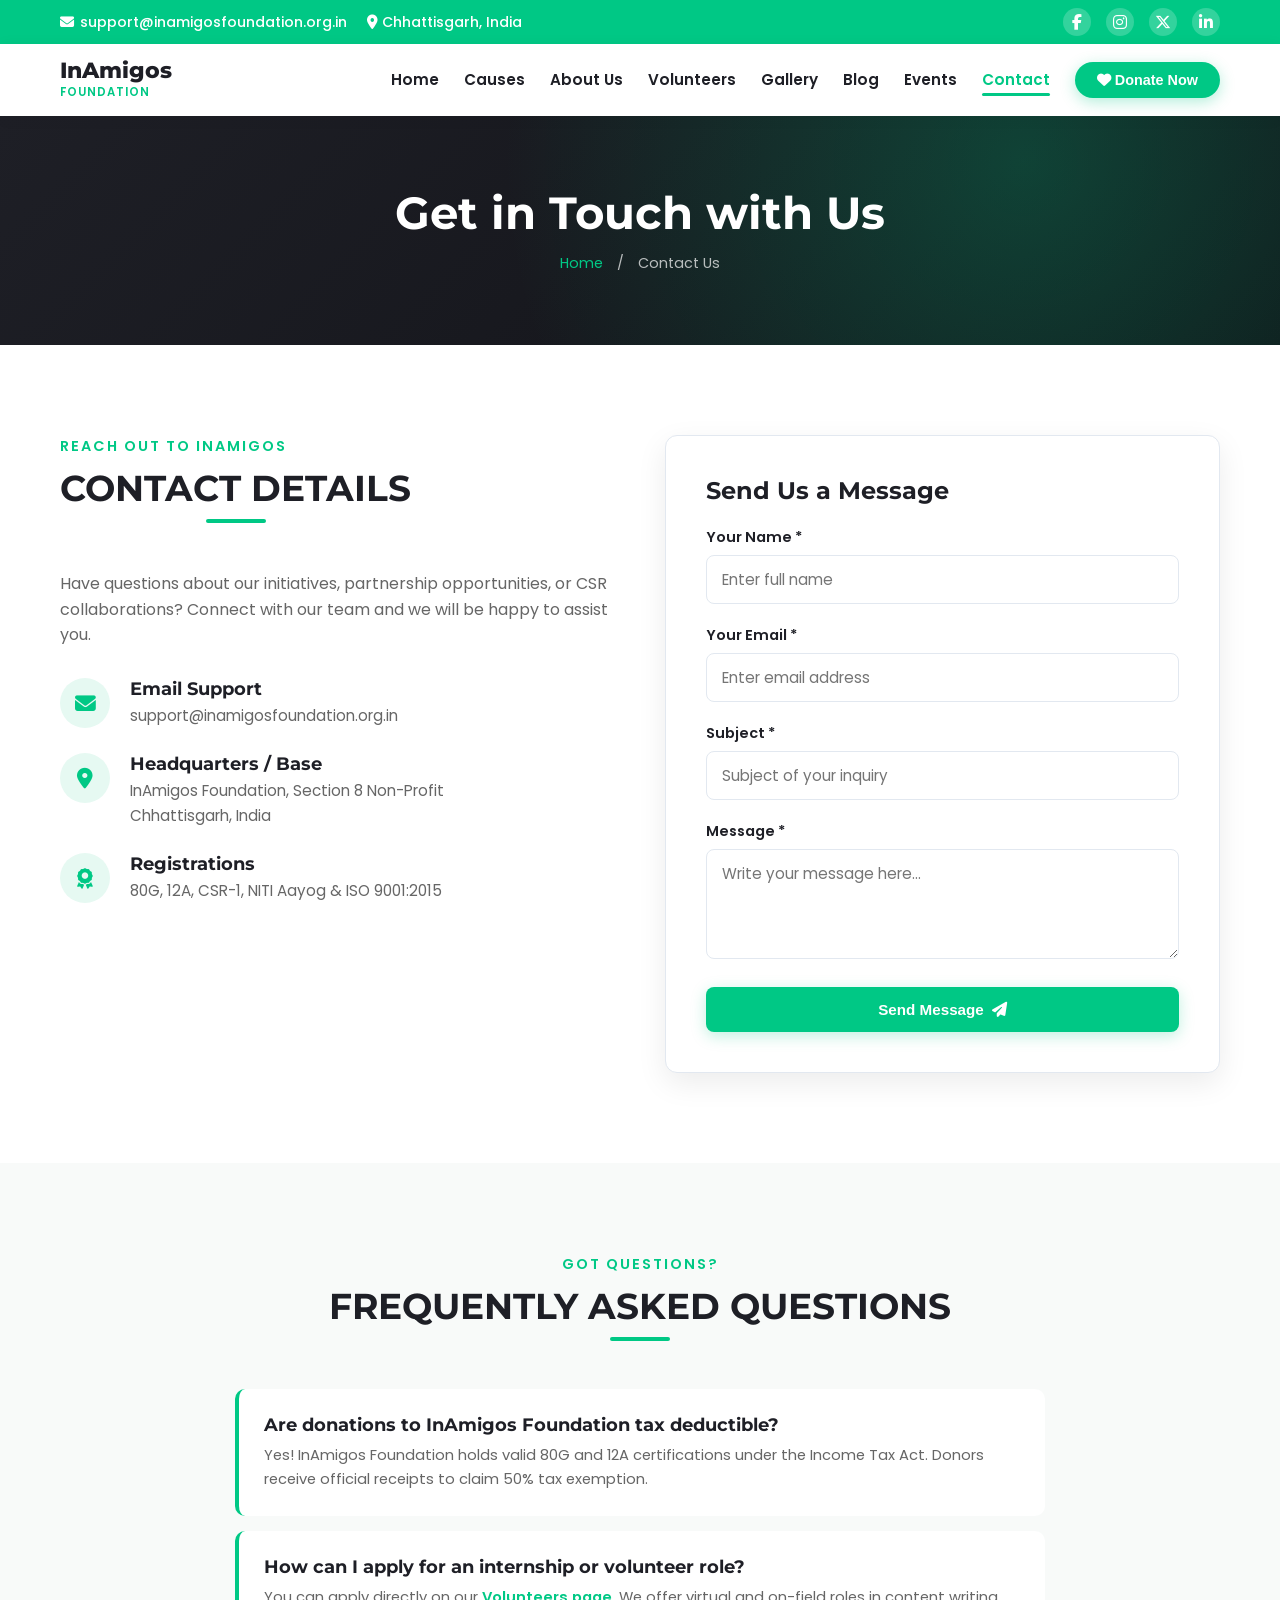
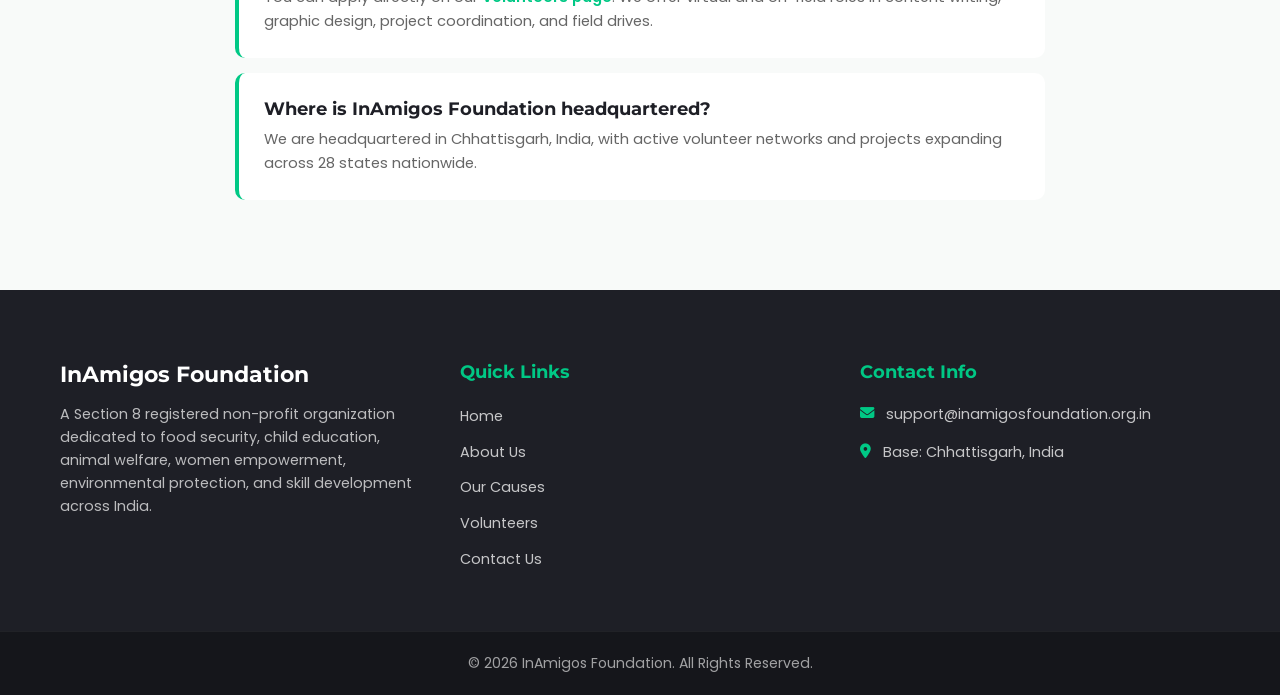
<file: contact.html>
<!DOCTYPE html>
<html lang="en">
<head>
    <meta charset="UTF-8">
    <meta name="viewport" content="width=device-width, initial-scale=1.0">
    <title>Contact Us - InAmigos Foundation</title>
    <!-- Google Fonts -->
    <link rel="preconnect" href="https://fonts.googleapis.com">
    <link rel="preconnect" href="https://fonts.gstatic.com" crossorigin>
    <link href="https://fonts.googleapis.com/css2?family=Montserrat:wght@500;600;700;800&family=Poppins:wght@300;400;500;600;700&display=swap" rel="stylesheet">
    <!-- Font Awesome Icons -->
    <link rel="stylesheet" href="https://cdnjs.cloudflare.com/ajax/libs/font-awesome/6.4.0/css/all.min.css">
    <!-- Custom CSS -->
    <link rel="stylesheet" href="css/style.css">
</head>
<body>

    <!-- Top Header -->
    <div class="top-header">
        <div class="container">
            <div class="header-info">
                <a href="mailto:support@inamigosfoundation.org.in"><i class="fa-solid fa-envelope"></i> support@inamigosfoundation.org.in</a>
                <span><i class="fa-solid fa-location-dot"></i> Chhattisgarh, India</span>
            </div>
            <div class="social-links">
                <a href="https://www.facebook.com/inamigos.inamigos" target="_blank"><i class="fa-brands fa-facebook-f"></i></a>
                <a href="https://www.instagram.com/inamigos/" target="_blank"><i class="fa-brands fa-instagram"></i></a>
                <a href="https://twitter.com" target="_blank"><i class="fa-brands fa-x-twitter"></i></a>
                <a href="https://linkedin.com" target="_blank"><i class="fa-brands fa-linkedin-in"></i></a>
            </div>
        </div>
    </div>

    <!-- Main Navbar -->
    <nav class="navbar">
        <div class="container">
            <a href="index.html" class="logo">
                <div class="logo-text">
                    <span class="brand-name">InAmigos</span>
                    <span class="brand-sub">FOUNDATION</span>
                </div>
            </a>
            <ul class="nav-menu" id="navMenu">
                <li><a href="index.html" class="nav-link">Home</a></li>
                <li><a href="causes.html" class="nav-link">Causes</a></li>
                <li><a href="about.html" class="nav-link">About Us</a></li>
                <li><a href="volunteers.html" class="nav-link">Volunteers</a></li>
                <li><a href="gallery.html" class="nav-link">Gallery</a></li>
                <li><a href="blog.html" class="nav-link">Blog</a></li>
                <li><a href="events.html" class="nav-link">Events</a></li>
                <li><a href="contact.html" class="nav-link active">Contact</a></li>
                <li><button class="nav-btn" data-modal="donateModal"><i class="fa-solid fa-heart"></i> Donate Now</button></li>
            </ul>
            <div class="mobile-toggle" id="mobileToggle"><i class="fa-solid fa-bars"></i></div>
        </div>
    </nav>

    <!-- Page Header Banner -->
    <header class="page-header">
        <div class="container">
            <h1>Get in Touch with Us</h1>
            <div class="breadcrumb">
                <a href="index.html">Home</a> &nbsp;/&nbsp; <span>Contact Us</span>
            </div>
        </div>
    </header>

    <!-- Contact & Info Section -->
    <section class="section-padding">
        <div class="container">
            <div style="display: grid; grid-template-columns: 1fr 1fr; gap: 50px;">
                <!-- Contact Info -->
                <div data-animate>
                    <div class="section-title" style="text-align: left;">
                        <span class="subtitle">Reach Out to InAmigos</span>
                        <h2>CONTACT DETAILS</h2>
                    </div>
                    <p style="color: var(--text-muted); margin-bottom: 30px;">Have questions about our initiatives, partnership opportunities, or CSR collaborations? Connect with our team and we will be happy to assist you.</p>

                    <div style="display: flex; flex-direction: column; gap: 25px;">
                        <div style="display: flex; gap: 20px; align-items: flex-start;">
                            <div style="width: 50px; height: 50px; border-radius: 50%; background: var(--primary-light); color: var(--primary-color); display: flex; align-items: center; justify-content: center; font-size: 1.3rem; flex-shrink: 0;"><i class="fa-solid fa-envelope"></i></div>
                            <div>
                                <h4 style="font-size: 1.1rem; margin-bottom: 4px;">Email Support</h4>
                                <p style="color: var(--text-muted); font-size: 0.95rem;">support@inamigosfoundation.org.in</p>
                            </div>
                        </div>

                        <div style="display: flex; gap: 20px; align-items: flex-start;">
                            <div style="width: 50px; height: 50px; border-radius: 50%; background: var(--primary-light); color: var(--primary-color); display: flex; align-items: center; justify-content: center; font-size: 1.3rem; flex-shrink: 0;"><i class="fa-solid fa-location-dot"></i></div>
                            <div>
                                <h4 style="font-size: 1.1rem; margin-bottom: 4px;">Headquarters / Base</h4>
                                <p style="color: var(--text-muted); font-size: 0.95rem;">InAmigos Foundation, Section 8 Non-Profit<br>Chhattisgarh, India</p>
                            </div>
                        </div>

                        <div style="display: flex; gap: 20px; align-items: flex-start;">
                            <div style="width: 50px; height: 50px; border-radius: 50%; background: var(--primary-light); color: var(--primary-color); display: flex; align-items: center; justify-content: center; font-size: 1.3rem; flex-shrink: 0;"><i class="fa-solid fa-award"></i></div>
                            <div>
                                <h4 style="font-size: 1.1rem; margin-bottom: 4px;">Registrations</h4>
                                <p style="color: var(--text-muted); font-size: 0.95rem;">80G, 12A, CSR-1, NITI Aayog & ISO 9001:2015</p>
                            </div>
                        </div>
                    </div>
                </div>

                <!-- Contact Form -->
                <div style="background: var(--bg-white); padding: 40px; border-radius: var(--border-radius); box-shadow: var(--card-shadow); border: 1px solid var(--border-color);" data-animate>
                    <h3 style="font-size: 1.5rem; margin-bottom: 20px; color: var(--secondary-color);">Send Us a Message</h3>
                    <form class="ajax-form">
                        <div class="form-group">
                            <label>Your Name *</label>
                            <input type="text" class="form-control" placeholder="Enter full name" required>
                        </div>
                        <div class="form-group">
                            <label>Your Email *</label>
                            <input type="email" class="form-control" placeholder="Enter email address" required>
                        </div>
                        <div class="form-group">
                            <label>Subject *</label>
                            <input type="text" class="form-control" placeholder="Subject of your inquiry" required>
                        </div>
                        <div class="form-group">
                            <label>Message *</label>
                            <textarea class="form-control" placeholder="Write your message here..." required></textarea>
                        </div>
                        <button type="submit" class="btn btn-primary" style="width: 100%;">Send Message <i class="fa-solid fa-paper-plane"></i></button>
                    </form>
                </div>
            </div>
        </div>
    </section>

    <!-- FAQ Section -->
    <section class="gray-bg section-padding">
        <div class="container" style="max-width: 850px;">
            <div class="section-title" data-animate>
                <span class="subtitle">Got Questions?</span>
                <h2>FREQUENTLY ASKED QUESTIONS</h2>
            </div>

            <div style="display: flex; flex-direction: column; gap: 15px;" data-animate>
                <div style="background: var(--bg-white); padding: 25px; border-radius: 10px; border-left: 4px solid var(--primary-color);">
                    <h4 style="font-size: 1.1rem; margin-bottom: 8px;">Are donations to InAmigos Foundation tax deductible?</h4>
                    <p style="color: var(--text-muted); font-size: 0.92rem;">Yes! InAmigos Foundation holds valid 80G and 12A certifications under the Income Tax Act. Donors receive official receipts to claim 50% tax exemption.</p>
                </div>

                <div style="background: var(--bg-white); padding: 25px; border-radius: 10px; border-left: 4px solid var(--primary-color);">
                    <h4 style="font-size: 1.1rem; margin-bottom: 8px;">How can I apply for an internship or volunteer role?</h4>
                    <p style="color: var(--text-muted); font-size: 0.92rem;">You can apply directly on our <a href="volunteers.html" style="color: var(--primary-color); font-weight: 600;">Volunteers page</a>. We offer virtual and on-field roles in content writing, graphic design, project coordination, and field drives.</p>
                </div>

                <div style="background: var(--bg-white); padding: 25px; border-radius: 10px; border-left: 4px solid var(--primary-color);">
                    <h4 style="font-size: 1.1rem; margin-bottom: 8px;">Where is InAmigos Foundation headquartered?</h4>
                    <p style="color: var(--text-muted); font-size: 0.92rem;">We are headquartered in Chhattisgarh, India, with active volunteer networks and projects expanding across 28 states nationwide.</p>
                </div>
            </div>
        </div>
    </section>

    <!-- Footer -->
    <footer class="footer">
        <div class="container">
            <div class="footer-grid">
                <div class="footer-about">
                    <h3>InAmigos Foundation</h3>
                    <p>A Section 8 registered non-profit organization dedicated to food security, child education, animal welfare, women empowerment, environmental protection, and skill development across India.</p>
                </div>
                <div class="footer-col">
                    <h4>Quick Links</h4>
                    <ul class="footer-links">
                        <li><a href="index.html">Home</a></li>
                        <li><a href="about.html">About Us</a></li>
                        <li><a href="causes.html">Our Causes</a></li>
                        <li><a href="volunteers.html">Volunteers</a></li>
                        <li><a href="contact.html">Contact Us</a></li>
                    </ul>
                </div>
                <div class="footer-col">
                    <h4>Contact Info</h4>
                    <ul class="footer-contact">
                        <li><i class="fa-solid fa-envelope"></i> <span>support@inamigosfoundation.org.in</span></li>
                        <li><i class="fa-solid fa-location-dot"></i> <span>Base: Chhattisgarh, India</span></li>
                    </ul>
                </div>
            </div>
        </div>
        <div class="copyright-bar">
            <div class="container"><p>&copy; 2026 InAmigos Foundation. All Rights Reserved.</p></div>
        </div>
    </footer>

    <!-- Donate Modal -->
    <div class="modal-overlay" id="donateModal">
        <div class="modal-box">
            <button class="modal-close">&times;</button>
            <h3 style="font-size: 1.6rem; color: var(--secondary-color); margin-bottom: 10px;">Support InAmigos Foundation</h3>
            <form class="ajax-form">
                <div class="form-group"><label>Full Name</label><input type="text" class="form-control" required></div>
                <div class="form-group"><label>Email Address</label><input type="email" class="form-control" required></div>
                <div class="form-group"><label>Donation Amount (₹)</label><input type="number" class="form-control" required></div>
                <button type="submit" class="btn btn-primary" style="width: 100%;">Proceed to Donate</button>
            </form>
        </div>
    </div>

    <!-- JS -->
    <script src="js/main.js"></script>
</body>
</html>
</file>
<file: css/style.css>
/* ==========================================================================
   INAMIGOS FOUNDATION - MODERN & RESPONSIVE STYLESHEET
   Colors: Emerald Green (#00C885), Deep Charcoal (#1E1F26), Mint (#00E699)
   ========================================================================== */

:root {
  --primary-color: #00C885;
  --primary-hover: #00a86f;
  --primary-light: #e6f9f2;
  --secondary-color: #1E1F26;
  --secondary-light: #2d2f39;
  --accent-color: #00e699;
  --text-dark: #1a1a1a;
  --text-muted: #666666;
  --text-light: #f4f6f8;
  --bg-light: #f8faf9;
  --bg-white: #ffffff;
  --border-color: #e2e8f0;
  --card-shadow: 0 10px 30px rgba(0, 0, 0, 0.08);
  --card-hover-shadow: 0 20px 40px rgba(0, 200, 133, 0.18);
  --transition-fast: all 0.3s ease;
  --transition-smooth: all 0.5s cubic-bezier(0.25, 0.8, 0.25, 1);
  --font-heading: 'Montserrat', sans-serif;
  --font-body: 'Poppins', sans-serif;
  --border-radius: 12px;
}

/* Base & Reset */
* {
  margin: 0;
  padding: 0;
  box-sizing: border-box;
}

html {
  scroll-behavior: smooth;
  font-size: 16px;
}

body {
  font-family: var(--font-body);
  color: var(--text-dark);
  background-color: var(--bg-white);
  line-height: 1.6;
  overflow-x: hidden;
}

a {
  text-decoration: none;
  color: inherit;
  transition: var(--transition-fast);
}

ul {
  list-style: none;
}

img {
  max-width: 100%;
  height: auto;
  display: block;
}

/* Typography */
h1, h2, h3, h4, h5, h6 {
  font-family: var(--font-heading);
  font-weight: 700;
  line-height: 1.25;
  color: var(--secondary-color);
}

.section-title {
  text-align: center;
  margin-bottom: 3rem;
  position: relative;
}

.section-title span.subtitle {
  color: var(--primary-color);
  font-weight: 600;
  text-transform: uppercase;
  letter-spacing: 2px;
  font-size: 0.9rem;
  display: block;
  margin-bottom: 0.5rem;
}

.section-title h2 {
  font-size: 2.25rem;
  text-transform: uppercase;
  position: relative;
  display: inline-block;
  padding-bottom: 12px;
}

.section-title h2::after {
  content: '';
  position: absolute;
  bottom: 0;
  left: 50%;
  transform: translateX(-50%);
  width: 60px;
  height: 4px;
  background-color: var(--primary-color);
  border-radius: 2px;
}

/* Top Bar Header */
.top-header {
  background-color: var(--primary-color);
  color: var(--bg-white);
  padding: 8px 0;
  font-size: 0.88rem;
  font-weight: 500;
}

.top-header .container {
  display: flex;
  justify-content: space-between;
  align-items: center;
  max-width: 1200px;
  margin: 0 auto;
  padding: 0 20px;
}

.top-header .header-info {
  display: flex;
  gap: 20px;
  align-items: center;
}

.top-header .header-info a {
  color: var(--bg-white);
  display: flex;
  align-items: center;
  gap: 6px;
}

.top-header .header-info a:hover {
  opacity: 0.85;
}

.top-header .social-links {
  display: flex;
  gap: 15px;
}

.top-header .social-links a {
  color: var(--bg-white);
  font-size: 1rem;
  width: 28px;
  height: 28px;
  border-radius: 50%;
  background: rgba(255, 255, 255, 0.2);
  display: flex;
  align-items: center;
  justify-content: center;
  transition: var(--transition-fast);
}

.top-header .social-links a:hover {
  background: var(--secondary-color);
  transform: translateY(-2px);
}

/* Main Navigation Navbar */
.navbar {
  background-color: var(--bg-white);
  box-shadow: 0 2px 15px rgba(0, 0, 0, 0.05);
  position: sticky;
  top: 0;
  z-index: 1000;
  transition: var(--transition-fast);
}

.navbar .container {
  display: flex;
  justify-content: space-between;
  align-items: center;
  max-width: 1200px;
  margin: 0 auto;
  padding: 15px 20px;
}

.navbar .logo {
  display: flex;
  align-items: center;
  gap: 12px;
}

.navbar .logo img {
  height: 48px;
  width: auto;
  object-fit: contain;
}

.navbar .logo-text {
  display: flex;
  flex-direction: column;
}

.navbar .logo-text .brand-name {
  font-family: var(--font-heading);
  font-weight: 800;
  font-size: 1.35rem;
  color: var(--secondary-color);
  line-height: 1.1;
}

.navbar .logo-text .brand-sub {
  font-size: 0.72rem;
  color: var(--primary-color);
  font-weight: 600;
  letter-spacing: 1px;
}

.nav-menu {
  display: flex;
  align-items: center;
  gap: 25px;
}

.nav-link {
  font-weight: 600;
  font-size: 0.95rem;
  color: var(--secondary-color);
  position: relative;
  padding: 6px 0;
}

.nav-link::after {
  content: '';
  position: absolute;
  bottom: 0;
  left: 0;
  width: 0%;
  height: 3px;
  background-color: var(--primary-color);
  transition: var(--transition-fast);
  border-radius: 2px;
}

.nav-link:hover, .nav-link.active {
  color: var(--primary-color);
}

.nav-link:hover::after, .nav-link.active::after {
  width: 100%;
}

.nav-btn {
  background-color: var(--primary-color);
  color: var(--bg-white);
  padding: 10px 22px;
  border-radius: 30px;
  font-weight: 600;
  font-size: 0.9rem;
  box-shadow: 0 4px 15px rgba(0, 200, 133, 0.3);
  transition: var(--transition-fast);
  border: none;
  cursor: pointer;
}

.nav-btn:hover {
  background-color: var(--secondary-color);
  color: var(--bg-white);
  transform: translateY(-2px);
  box-shadow: 0 6px 20px rgba(30, 31, 38, 0.4);
}

.mobile-toggle {
  display: none;
  font-size: 1.5rem;
  color: var(--secondary-color);
  cursor: pointer;
}

/* Button Component */
.btn {
  display: inline-flex;
  align-items: center;
  justify-content: center;
  gap: 8px;
  padding: 12px 28px;
  font-weight: 600;
  border-radius: 8px;
  font-size: 0.95rem;
  cursor: pointer;
  border: 2px solid transparent;
  transition: var(--transition-fast);
  text-align: center;
}

.btn-primary {
  background-color: var(--primary-color);
  color: var(--bg-white);
  box-shadow: 0 4px 15px rgba(0, 200, 133, 0.25);
}

.btn-primary:hover {
  background-color: var(--secondary-color);
  color: var(--bg-white);
  transform: translateY(-3px);
  box-shadow: 0 8px 25px rgba(30, 31, 38, 0.3);
}

.btn-outline {
  border-color: var(--primary-color);
  color: var(--secondary-color);
  background: transparent;
}

.btn-outline:hover {
  background-color: var(--primary-color);
  color: var(--bg-white);
  transform: translateY(-3px);
}

.btn-light {
  background-color: var(--bg-white);
  color: var(--secondary-color);
  box-shadow: 0 4px 15px rgba(0, 0, 0, 0.1);
}

.btn-light:hover {
  background-color: var(--primary-color);
  color: var(--bg-white);
}

/* Container & Layout */
.container {
  max-width: 1200px;
  margin: 0 auto;
  padding: 0 20px;
}

.section-padding {
  padding: 90px 0;
}

.gray-bg {
  background-color: var(--bg-light);
}

/* Hero Section / Banner Slider */
.hero-slider {
  position: relative;
  height: 82vh;
  min-height: 520px;
  background-color: var(--secondary-color);
  overflow: hidden;
}

.slide-item {
  position: absolute;
  top: 0;
  left: 0;
  width: 100%;
  height: 100%;
  opacity: 0;
  visibility: hidden;
  transition: opacity 0.8s ease-in-out, visibility 0.8s ease-in-out;
  background-size: cover;
  background-position: center;
  display: flex;
  align-items: center;
}

.slide-item.active {
  opacity: 1;
  visibility: visible;
}

.slide-overlay {
  position: absolute;
  top: 0;
  left: 0;
  width: 100%;
  height: 100%;
  background: linear-gradient(135deg, rgba(30, 31, 38, 0.85) 0%, rgba(0, 200, 133, 0.45) 100%);
}

.hero-content {
  position: relative;
  z-index: 10;
  color: var(--bg-white);
  max-width: 750px;
  padding: 0 20px;
}

.hero-tag {
  display: inline-block;
  background-color: var(--primary-color);
  color: var(--bg-white);
  padding: 6px 16px;
  border-radius: 20px;
  font-size: 0.85rem;
  font-weight: 700;
  letter-spacing: 1.5px;
  text-transform: uppercase;
  margin-bottom: 15px;
  box-shadow: 0 4px 10px rgba(0, 200, 133, 0.3);
}

.hero-content h1 {
  font-size: 3.2rem;
  color: var(--bg-white);
  margin-bottom: 20px;
  font-weight: 800;
  line-height: 1.15;
}

.hero-content p {
  font-size: 1.15rem;
  margin-bottom: 30px;
  color: rgba(255, 255, 255, 0.9);
  max-width: 650px;
}

.hero-buttons {
  display: flex;
  gap: 15px;
  flex-wrap: wrap;
}

/* Slider Controls */
.slider-arrows {
  position: absolute;
  bottom: 40px;
  right: 50px;
  z-index: 20;
  display: flex;
  gap: 10px;
}

.arrow-btn {
  width: 48px;
  height: 48px;
  border-radius: 50%;
  background: rgba(255, 255, 255, 0.2);
  border: 1px solid rgba(255, 255, 255, 0.4);
  color: var(--bg-white);
  display: flex;
  align-items: center;
  justify-content: center;
  cursor: pointer;
  transition: var(--transition-fast);
  backdrop-filter: blur(5px);
}

.arrow-btn:hover {
  background: var(--primary-color);
  border-color: var(--primary-color);
}

/* CTA Feature Boxes Bar */
.feature-cta-bar {
  margin-top: -60px;
  position: relative;
  z-index: 30;
}

.feature-grid {
  display: grid;
  grid-template-columns: repeat(auto-fit, minmax(300px, 1fr));
  gap: 0;
  border-radius: var(--border-radius);
  overflow: hidden;
  box-shadow: 0 15px 35px rgba(0, 0, 0, 0.12);
}

.feature-card {
  background-color: var(--primary-color);
  color: var(--bg-white);
  padding: 35px 30px;
  text-align: center;
  transition: var(--transition-fast);
  border-right: 1px solid rgba(255, 255, 255, 0.15);
  cursor: pointer;
}

.feature-card:last-child {
  border-right: none;
}

.feature-card:nth-child(2) {
  background-color: #00b377;
}

.feature-card:nth-child(3) {
  background-color: #00a06a;
}

.feature-card:hover {
  background-color: var(--secondary-color);
  transform: translateY(-5px);
}

.feature-card .icon-box {
  font-size: 2.5rem;
  margin-bottom: 15px;
  height: 60px;
  display: flex;
  align-items: center;
  justify-content: center;
}

.feature-card h3 {
  color: var(--bg-white);
  font-size: 1.4rem;
  margin-bottom: 10px;
}

.feature-card p {
  color: rgba(255, 255, 255, 0.9);
  font-size: 0.92rem;
}

/* About Section */
.about-grid {
  display: grid;
  grid-template-columns: 1fr 1fr;
  gap: 50px;
  align-items: center;
}

.about-text h2 {
  font-size: 2.3rem;
  margin-bottom: 20px;
}

.about-text p {
  color: var(--text-muted);
  margin-bottom: 20px;
  font-size: 0.98rem;
  line-height: 1.7;
}

.cert-badges {
  display: flex;
  flex-wrap: wrap;
  gap: 12px;
  margin: 25px 0;
}

.cert-badge {
  background: var(--primary-light);
  color: var(--primary-color);
  border: 1px solid rgba(0, 200, 133, 0.3);
  padding: 6px 14px;
  border-radius: 20px;
  font-size: 0.85rem;
  font-weight: 600;
  display: flex;
  align-items: center;
  gap: 6px;
}

.about-img-box {
  position: relative;
  border-radius: var(--border-radius);
  overflow: hidden;
  box-shadow: var(--card-shadow);
}

.about-img-box img {
  width: 100%;
  height: 480px;
  object-fit: cover;
  transition: var(--transition-smooth);
}

.about-img-box:hover img {
  transform: scale(1.04);
}

.experience-badge {
  position: absolute;
  bottom: 25px;
  left: 25px;
  background-color: var(--primary-color);
  color: var(--bg-white);
  padding: 20px 25px;
  border-radius: 10px;
  box-shadow: 0 10px 25px rgba(0, 0, 0, 0.2);
}

.experience-badge .number {
  font-size: 2rem;
  font-weight: 800;
  font-family: var(--font-heading);
  line-height: 1;
}

.experience-badge .text {
  font-size: 0.85rem;
  font-weight: 500;
}

/* Causes / Projects Grid */
.causes-grid {
  display: grid;
  grid-template-columns: repeat(auto-fit, minmax(330px, 1fr));
  gap: 30px;
}

.cause-card {
  background-color: var(--bg-white);
  border-radius: var(--border-radius);
  overflow: hidden;
  box-shadow: var(--card-shadow);
  transition: var(--transition-smooth);
  border: 1px solid var(--border-color);
  display: flex;
  flex-direction: column;
}

.cause-card:hover {
  transform: translateY(-8px);
  box-shadow: var(--card-hover-shadow);
  border-color: var(--primary-color);
}

.cause-img-wrap {
  position: relative;
  height: 220px;
  overflow: hidden;
}

.cause-img-wrap img {
  width: 100%;
  height: 100%;
  object-fit: cover;
  transition: var(--transition-smooth);
}

.cause-card:hover .cause-img-wrap img {
  transform: scale(1.08);
}

.cause-tag {
  position: absolute;
  top: 15px;
  left: 15px;
  background: var(--primary-color);
  color: var(--bg-white);
  padding: 4px 12px;
  border-radius: 15px;
  font-size: 0.78rem;
  font-weight: 600;
  text-transform: uppercase;
}

.cause-body {
  padding: 25px;
  display: flex;
  flex-direction: column;
  flex-grow: 1;
}

.cause-body h3 {
  font-size: 1.3rem;
  margin-bottom: 12px;
  color: var(--secondary-color);
}

.cause-body p {
  color: var(--text-muted);
  font-size: 0.92rem;
  margin-bottom: 20px;
  flex-grow: 1;
}

.cause-footer {
  display: flex;
  justify-content: space-between;
  align-items: center;
  padding-top: 15px;
  border-top: 1px solid var(--border-color);
}

/* Impact Counters Banner */
.stats-banner {
  background: linear-gradient(135deg, var(--secondary-color) 0%, #111217 100%);
  color: var(--bg-white);
  padding: 70px 0;
  position: relative;
}

.stats-grid {
  display: grid;
  grid-template-columns: repeat(auto-fit, minmax(220px, 1fr));
  gap: 30px;
  text-align: center;
}

.stat-item {
  padding: 20px;
}

.stat-icon {
  font-size: 2.8rem;
  color: var(--primary-color);
  margin-bottom: 15px;
}

.stat-number {
  font-size: 3rem;
  font-weight: 800;
  font-family: var(--font-heading);
  color: var(--bg-white);
  margin-bottom: 5px;
}

.stat-title {
  font-size: 0.95rem;
  color: rgba(255, 255, 255, 0.75);
  font-weight: 600;
  text-transform: uppercase;
  letter-spacing: 1px;
}

/* Events Cards */
.events-grid {
  display: grid;
  grid-template-columns: repeat(auto-fit, minmax(320px, 1fr));
  gap: 30px;
}

.event-card {
  background-color: var(--bg-white);
  border-radius: var(--border-radius);
  overflow: hidden;
  box-shadow: var(--card-shadow);
  transition: var(--transition-smooth);
  border: 1px solid var(--border-color);
}

.event-card:hover {
  transform: translateY(-6px);
  box-shadow: var(--card-hover-shadow);
}

.event-img {
  height: 200px;
  position: relative;
  overflow: hidden;
}

.event-img img {
  width: 100%;
  height: 100%;
  object-fit: cover;
}

.event-category {
  position: absolute;
  top: 15px;
  left: 15px;
  background-color: var(--primary-color);
  color: var(--bg-white);
  padding: 4px 12px;
  border-radius: 4px;
  font-size: 0.75rem;
  font-weight: 600;
}

.event-content {
  padding: 25px;
}

.event-date {
  color: var(--primary-color);
  font-size: 0.85rem;
  font-weight: 600;
  margin-bottom: 8px;
  display: flex;
  align-items: center;
  gap: 6px;
}

.event-content h3 {
  font-size: 1.25rem;
  margin-bottom: 12px;
}

.event-content p {
  color: var(--text-muted);
  font-size: 0.9rem;
  margin-bottom: 20px;
}

/* Team / Volunteers Grid */
.team-grid {
  display: grid;
  grid-template-columns: repeat(auto-fit, minmax(260px, 1fr));
  gap: 30px;
}

.team-card {
  background: var(--bg-white);
  border-radius: var(--border-radius);
  overflow: hidden;
  box-shadow: var(--card-shadow);
  text-align: center;
  transition: var(--transition-smooth);
  border: 1px solid var(--border-color);
}

.team-card:hover {
  transform: translateY(-8px);
  box-shadow: var(--card-hover-shadow);
}

.team-img {
  height: 280px;
  overflow: hidden;
  position: relative;
}

.team-img img {
  width: 100%;
  height: 100%;
  object-fit: cover;
  transition: var(--transition-smooth);
}

.team-card:hover .team-img img {
  transform: scale(1.05);
}

.team-info {
  padding: 20px;
}

.team-info h4 {
  font-size: 1.2rem;
  margin-bottom: 5px;
}

.team-info .role {
  color: var(--primary-color);
  font-weight: 600;
  font-size: 0.85rem;
  margin-bottom: 10px;
}

.team-info .location {
  color: var(--text-muted);
  font-size: 0.8rem;
  display: flex;
  align-items: center;
  justify-content: center;
  gap: 4px;
}

/* Call to Action Banner */
.cta-banner {
  background: linear-gradient(135deg, var(--primary-color) 0%, #00a86f 100%);
  color: var(--bg-white);
  padding: 80px 0;
  text-align: center;
  border-radius: 20px;
  margin: 40px auto;
  box-shadow: 0 15px 35px rgba(0, 200, 133, 0.3);
}

.cta-banner h2 {
  color: var(--bg-white);
  font-size: 2.5rem;
  margin-bottom: 15px;
}

.cta-banner p {
  font-size: 1.1rem;
  max-width: 600px;
  margin: 0 auto 30px;
  color: rgba(255, 255, 255, 0.95);
}

/* Footer */
.footer {
  background-color: var(--secondary-color);
  color: var(--text-light);
  padding-top: 70px;
}

.footer-grid {
  display: grid;
  grid-template-columns: repeat(auto-fit, minmax(240px, 1fr));
  gap: 40px;
  margin-bottom: 50px;
}

.footer-about h3 {
  color: var(--bg-white);
  font-size: 1.4rem;
  margin-bottom: 15px;
}

.footer-about p {
  color: rgba(255, 255, 255, 0.7);
  font-size: 0.9rem;
  margin-bottom: 20px;
  line-height: 1.6;
}

.footer-col h4 {
  color: var(--primary-color);
  font-size: 1.15rem;
  margin-bottom: 20px;
  position: relative;
}

.footer-links li {
  margin-bottom: 10px;
}

.footer-links a {
  color: rgba(255, 255, 255, 0.75);
  font-size: 0.9rem;
}

.footer-links a:hover {
  color: var(--primary-color);
  padding-left: 5px;
}

.footer-contact li {
  display: flex;
  gap: 12px;
  align-items: flex-start;
  margin-bottom: 15px;
  color: rgba(255, 255, 255, 0.75);
  font-size: 0.9rem;
}

.footer-contact i {
  color: var(--primary-color);
  margin-top: 3px;
}

.copyright-bar {
  background-color: #15161b;
  padding: 20px 0;
  text-align: center;
  font-size: 0.88rem;
  color: rgba(255, 255, 255, 0.6);
  border-top: 1px solid rgba(255, 255, 255, 0.05);
}

/* Modal Styling */
.modal-overlay {
  position: fixed;
  top: 0;
  left: 0;
  width: 100%;
  height: 100%;
  background: rgba(0, 0, 0, 0.75);
  z-index: 9999;
  display: flex;
  align-items: center;
  justify-content: center;
  opacity: 0;
  visibility: hidden;
  transition: var(--transition-fast);
  backdrop-filter: blur(4px);
}

.modal-overlay.active {
  opacity: 1;
  visibility: visible;
}

.modal-box {
  background: var(--bg-white);
  border-radius: var(--border-radius);
  width: 90%;
  max-width: 550px;
  padding: 35px;
  position: relative;
  transform: translateY(20px);
  transition: var(--transition-fast);
  box-shadow: 0 25px 50px rgba(0,0,0,0.25);
}

.modal-overlay.active .modal-box {
  transform: translateY(0);
}

.modal-close {
  position: absolute;
  top: 20px;
  right: 20px;
  font-size: 1.4rem;
  color: var(--text-muted);
  cursor: pointer;
  background: none;
  border: none;
}

.modal-close:hover {
  color: var(--secondary-color);
}

.form-group {
  margin-bottom: 20px;
}

.form-group label {
  display: block;
  font-weight: 600;
  font-size: 0.9rem;
  margin-bottom: 6px;
  color: var(--secondary-color);
}

.form-control {
  width: 100%;
  padding: 12px 15px;
  border: 1px solid var(--border-color);
  border-radius: 8px;
  font-family: var(--font-body);
  font-size: 0.95rem;
  transition: var(--transition-fast);
}

.form-control:focus {
  outline: none;
  border-color: var(--primary-color);
  box-shadow: 0 0 0 3px rgba(0, 200, 133, 0.15);
}

textarea.form-control {
  resize: vertical;
  min-height: 110px;
}

/* Dynamic Page Headers */
.page-header {
  background: linear-gradient(135deg, var(--secondary-color) 0%, #111217 100%);
  color: var(--bg-white);
  padding: 70px 0;
  text-align: center;
  position: relative;
  overflow: hidden;
}

.page-header::before {
  content: '';
  position: absolute;
  top: 0;
  left: 0;
  width: 100%;
  height: 100%;
  background: radial-gradient(circle at 80% 20%, rgba(0, 200, 133, 0.25), transparent 50%);
}

.page-header h1 {
  color: var(--bg-white);
  font-size: 2.8rem;
  margin-bottom: 10px;
  position: relative;
  z-index: 2;
}

.breadcrumb {
  display: flex;
  justify-content: center;
  gap: 10px;
  font-size: 0.9rem;
  color: rgba(255, 255, 255, 0.7);
  position: relative;
  z-index: 2;
}

.breadcrumb a {
  color: var(--primary-color);
}

/* Gallery Grid & Filter */
.gallery-filter {
  display: flex;
  justify-content: center;
  gap: 12px;
  margin-bottom: 35px;
  flex-wrap: wrap;
}

.filter-btn {
  padding: 8px 20px;
  border-radius: 25px;
  background-color: var(--bg-light);
  border: 1px solid var(--border-color);
  font-weight: 600;
  font-size: 0.88rem;
  cursor: pointer;
  transition: var(--transition-fast);
}

.filter-btn.active, .filter-btn:hover {
  background-color: var(--primary-color);
  color: var(--bg-white);
  border-color: var(--primary-color);
}

.gallery-grid {
  display: grid;
  grid-template-columns: repeat(auto-fill, minmax(280px, 1fr));
  gap: 20px;
}

.gallery-item {
  position: relative;
  border-radius: var(--border-radius);
  overflow: hidden;
  height: 240px;
  cursor: pointer;
  box-shadow: var(--card-shadow);
}

.gallery-item img {
  width: 100%;
  height: 100%;
  object-fit: cover;
  transition: var(--transition-smooth);
}

.gallery-overlay {
  position: absolute;
  top: 0;
  left: 0;
  width: 100%;
  height: 100%;
  background: rgba(30, 31, 38, 0.75);
  display: flex;
  flex-direction: column;
  justify-content: center;
  align-items: center;
  opacity: 0;
  transition: var(--transition-fast);
  color: var(--bg-white);
  padding: 20px;
  text-align: center;
}

.gallery-item:hover img {
  transform: scale(1.1);
}

.gallery-item:hover .gallery-overlay {
  opacity: 1;
}

/* Back to Top Button */
.back-to-top {
  position: fixed;
  bottom: 30px;
  right: 30px;
  width: 45px;
  height: 45px;
  background-color: var(--primary-color);
  color: var(--bg-white);
  border-radius: 50%;
  display: flex;
  align-items: center;
  justify-content: center;
  font-size: 1.2rem;
  box-shadow: 0 4px 15px rgba(0, 0, 0, 0.2);
  cursor: pointer;
  opacity: 0;
  visibility: hidden;
  transition: var(--transition-fast);
  z-index: 900;
}

.back-to-top.active {
  opacity: 1;
  visibility: visible;
}

.back-to-top:hover {
  background-color: var(--secondary-color);
  transform: translateY(-5px);
}

/* Responsive Media Queries */
@media (max-width: 992px) {
  .hero-content h1 {
    font-size: 2.4rem;
  }
  
  .about-grid {
    grid-template-columns: 1fr;
  }
  
  .about-img-box {
    margin-top: 30px;
  }

  .nav-menu {
    position: fixed;
    top: 70px;
    right: -100%;
    width: 280px;
    height: calc(100vh - 70px);
    background-color: var(--bg-white);
    flex-direction: column;
    align-items: flex-start;
    padding: 30px;
    box-shadow: -5px 0 15px rgba(0, 0, 0, 0.1);
    transition: var(--transition-fast);
  }

  .nav-menu.active {
    right: 0;
  }

  .mobile-toggle {
    display: block;
  }

  .top-header .header-info {
    font-size: 0.8rem;
  }
}

@media (max-width: 768px) {
  .top-header {
    display: none;
  }

  .hero-slider {
    height: 70vh;
  }

  .hero-content h1 {
    font-size: 2rem;
  }

  .feature-grid {
    grid-template-columns: 1fr;
  }

  .section-padding {
    padding: 60px 0;
  }

  .section-title h2 {
    font-size: 1.8rem;
  }
}

/* Scroll Animations */
[data-animate] {
  opacity: 0;
  transform: translateY(30px);
  transition: opacity 0.8s ease, transform 0.8s ease;
}

[data-animate].animated {
  opacity: 1;
  transform: translateY(0);
}
</file>
